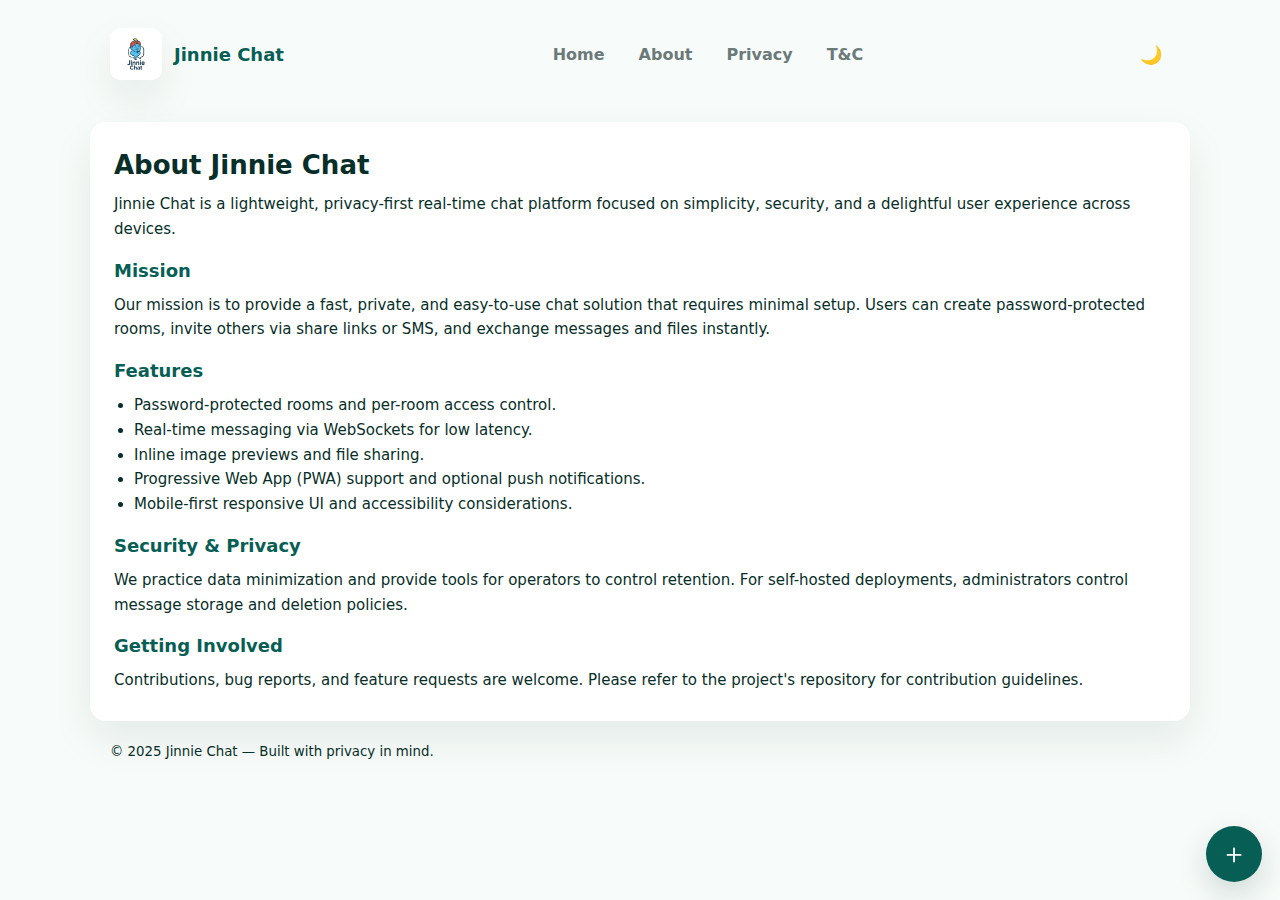
<file: about.html>
<!doctype html>
<html lang="en">
<head>
  <meta charset="utf-8">
  <meta name="viewport" content="width=device-width,initial-scale=1,viewport-fit=cover">
  <title>About — Jinnie Chat</title>
  <link rel="icon" href="jinnie-chats.png">
  <link rel="stylesheet" href="site-style.css">
</head>
<body>

<header class="site-header">
  <div class="wrap header-inner">
    <a class="brand" href="index.html"><img src="jinnie-chats.png" alt="Jinnie Chat" class="logo"> <span>Jinnie Chat</span></a>

    <nav class="nav-links" id="navMenu">
      <a href="index.html">Home</a>
      <a href="about.html">About</a>
      <a href="privacy.html">Privacy</a>
      <a href="terms.html">T&C</a>
    </nav>

    <div class="header-actions">
      <button id="themeToggle" class="btn-ghost" aria-label="Toggle theme">🌙</button>
      <div class="hamburger" id="hamburgerBtn" aria-label="Open menu" role="button" tabindex="0">
        <span></span><span></span><span></span>
      </div>
    </div>
  </div>
</header>

<aside id="sideDrawer" class="side-drawer" aria-hidden="true">
  <div class="drawer-header">
    <strong>Menu</strong>
    <button id="closeDrawer" aria-label="Close drawer">✕</button>
  </div>
  <nav class="drawer-nav">
    <a href="index.html">Home</a>
    <a href="about.html">About</a>
    <a href="privacy.html">Privacy</a>
    <a href="terms.html">Terms &amp; Conditions</a>
  </nav>
  <div class="drawer-foot">
    <button id="downloadApp" class="btn small">Download App</button>
    <button id="useOnline" class="btn outline">Use Online</button>
  </div>
</aside>

<div id="quickMenu" class="quick-menu" aria-hidden="false">
  <button id="quickFab" class="fab" aria-label="Quick menu">＋</button>
  <div id="quickList" class="quick-list hidden" role="menu" aria-hidden="true">
    <button class="quick-item" id="quickInvite">Invite</button>
    <button class="quick-item" id="quickDownload">Download</button>
    <button class="quick-item" id="quickContact">Contact</button>
  </div>
</div>

<main class="wrap content" id="mainContent">
  <h1>About Jinnie Chat</h1>
  <p class="lead">Jinnie Chat is a lightweight, privacy-first real-time chat platform focused on simplicity, security, and a delightful user experience across devices.</p>

  <section>
    <h2>Mission</h2>
    <p>Our mission is to provide a fast, private, and easy-to-use chat solution that requires minimal setup. Users can create password-protected rooms, invite others via share links or SMS, and exchange messages and files instantly.</p>
  </section>

  <section>
    <h2>Features</h2>
    <ul>
      <li>Password-protected rooms and per-room access control.</li>
      <li>Real-time messaging via WebSockets for low latency.</li>
      <li>Inline image previews and file sharing.</li>
      <li>Progressive Web App (PWA) support and optional push notifications.</li>
      <li>Mobile-first responsive UI and accessibility considerations.</li>
    </ul>
  </section>

  <section>
    <h2>Security &amp; Privacy</h2>
    <p>We practice data minimization and provide tools for operators to control retention. For self-hosted deployments, administrators control message storage and deletion policies.</p>
  </section>

  <section>
    <h2>Getting Involved</h2>
    <p>Contributions, bug reports, and feature requests are welcome. Please refer to the project's repository for contribution guidelines.</p>
  </section>
</main>

<footer class="site-footer">
  <div class="wrap">
    <small>© 2025 Jinnie Chat — Built with privacy in mind.</small>
  </div>
</footer>

<script src="site-script.js"></script>
</body>
</html>
</file>
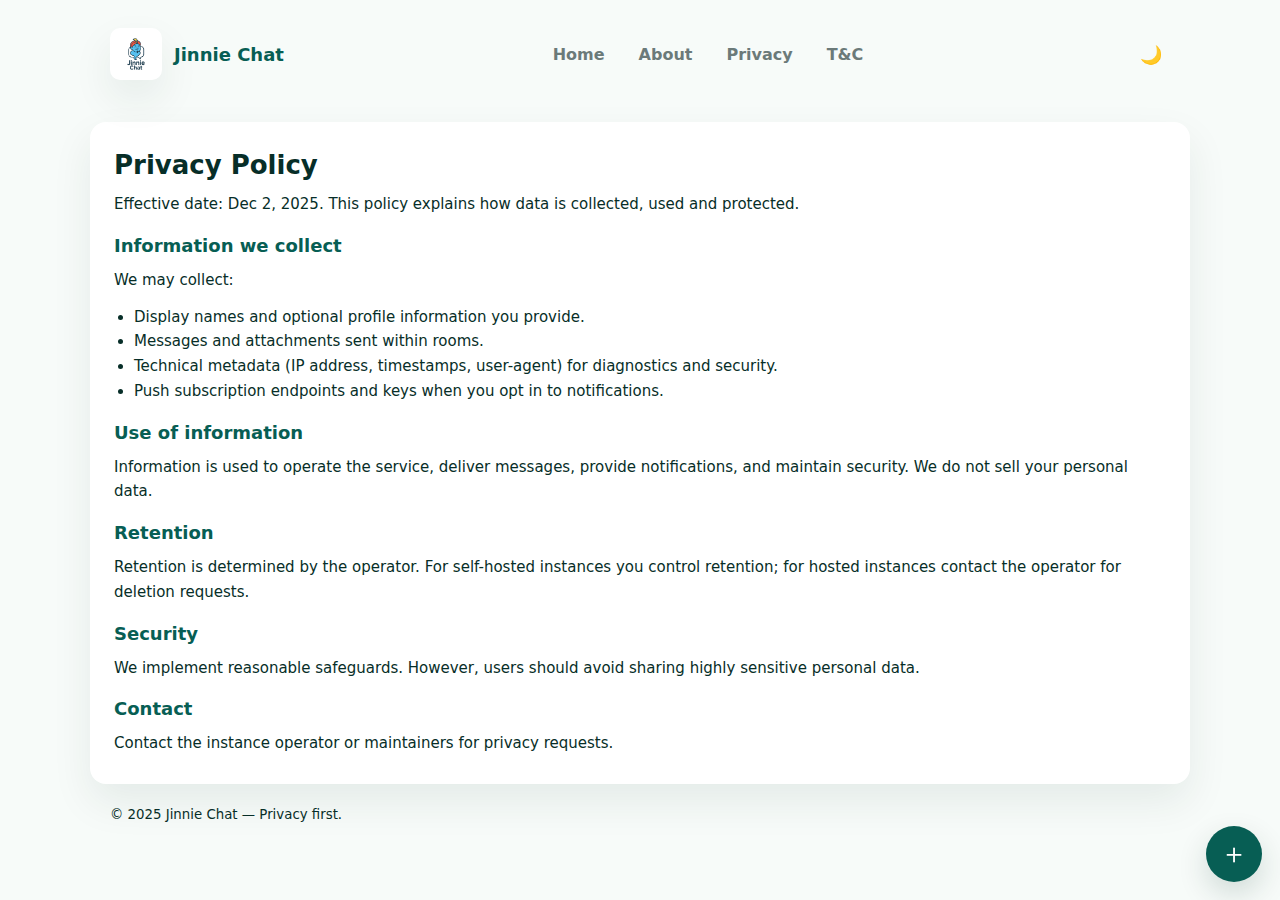
<file: privacy.html>
<!doctype html>
<html lang="en">
<head>
  <meta charset="utf-8">
  <meta name="viewport" content="width=device-width,initial-scale=1,viewport-fit=cover">
  <title>Privacy Policy — Jinnie Chat</title>
  <link rel="icon" href="jinnie-chats.png">
  <link rel="stylesheet" href="site-style.css">
</head>
<body>

<header class="site-header">
  <div class="wrap header-inner">
    <a class="brand" href="index.html"><img src="jinnie-chats.png" alt="Jinnie Chat" class="logo"> <span>Jinnie Chat</span></a>

    <nav class="nav-links" id="navMenu">
      <a href="index.html">Home</a>
      <a href="about.html">About</a>
      <a href="privacy.html">Privacy</a>
      <a href="terms.html">T&C</a>
    </nav>

    <div class="header-actions">
      <button id="themeToggle" class="btn-ghost" aria-label="Toggle theme">🌙</button>
      <div class="hamburger" id="hamburgerBtn" aria-label="Open menu" role="button" tabindex="0">
        <span></span><span></span><span></span>
      </div>
    </div>
  </div>
</header>

<aside id="sideDrawer" class="side-drawer" aria-hidden="true">
  <div class="drawer-header">
    <strong>Menu</strong>
    <button id="closeDrawer" aria-label="Close drawer">✕</button>
  </div>
  <nav class="drawer-nav">
    <a href="index.html">Home</a>
    <a href="about.html">About</a>
    <a href="privacy.html">Privacy</a>
    <a href="terms.html">Terms &amp; Conditions</a>
  </nav>
  <div class="drawer-foot">
    <button id="downloadApp" class="btn small">Download App</button>
    <button id="useOnline" class="btn outline">Use Online</button>
  </div>
</aside>

<div id="quickMenu" class="quick-menu" aria-hidden="false">
  <button id="quickFab" class="fab" aria-label="Quick menu">＋</button>
  <div id="quickList" class="quick-list hidden" role="menu" aria-hidden="true">
    <button class="quick-item" id="quickInvite">Invite</button>
    <button class="quick-item" id="quickDownload">Download</button>
    <button class="quick-item" id="quickContact">Contact</button>
  </div>
</div>

<main class="wrap content" id="mainContent">
  <h1>Privacy Policy</h1>
  <p class="lead">Effective date: Dec 2, 2025. This policy explains how data is collected, used and protected.</p>

  <section>
    <h2>Information we collect</h2>
    <p>We may collect:</p>
    <ul>
      <li>Display names and optional profile information you provide.</li>
      <li>Messages and attachments sent within rooms.</li>
      <li>Technical metadata (IP address, timestamps, user-agent) for diagnostics and security.</li>
      <li>Push subscription endpoints and keys when you opt in to notifications.</li>
    </ul>
  </section>

  <section>
    <h2>Use of information</h2>
    <p>Information is used to operate the service, deliver messages, provide notifications, and maintain security. We do not sell your personal data.</p>
  </section>

  <section>
    <h2>Retention</h2>
    <p>Retention is determined by the operator. For self-hosted instances you control retention; for hosted instances contact the operator for deletion requests.</p>
  </section>

  <section>
    <h2>Security</h2>
    <p>We implement reasonable safeguards. However, users should avoid sharing highly sensitive personal data.</p>
  </section>

  <section>
    <h2>Contact</h2>
    <p>Contact the instance operator or maintainers for privacy requests.</p>
  </section>
</main>

<footer class="site-footer">
  <div class="wrap">
    <small>© 2025 Jinnie Chat — Privacy first.</small>
  </div>
</footer>

<script src="site-script.js"></script>
</body>
</html>
</file>
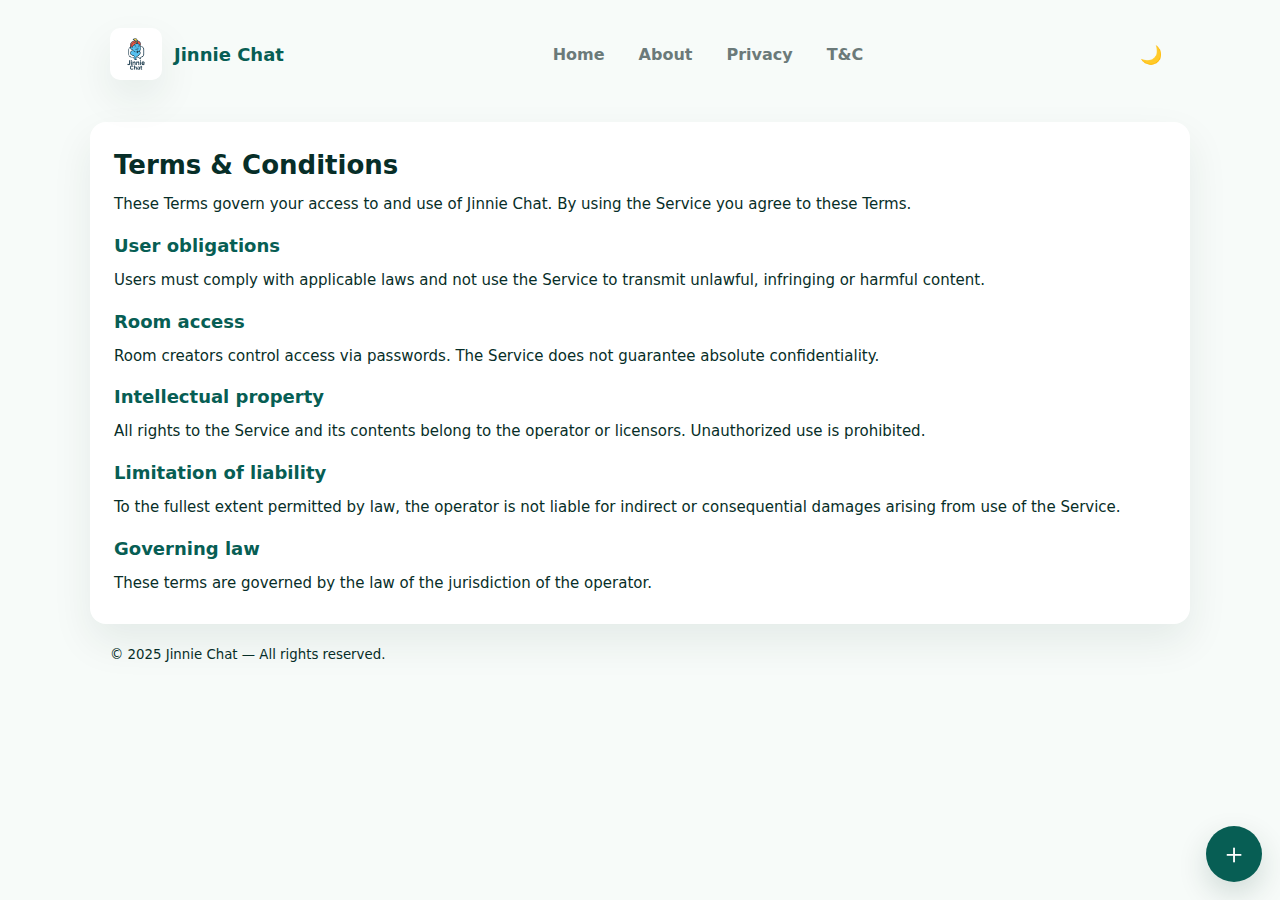
<file: terms.html>
<!doctype html>
<html lang="en">
<head>
  <meta charset="utf-8">
  <meta name="viewport" content="width=device-width,initial-scale=1,viewport-fit=cover">
  <title>Terms &amp; Conditions — Jinnie Chat</title>
  <link rel="icon" href="jinnie-chats.png">
  <link rel="stylesheet" href="site-style.css">
</head>
<body>

<header class="site-header">
  <div class="wrap header-inner">
    <a class="brand" href="index.html"><img src="jinnie-chats.png" alt="Jinnie Chat" class="logo"> <span>Jinnie Chat</span></a>

    <nav class="nav-links" id="navMenu">
      <a href="index.html">Home</a>
      <a href="about.html">About</a>
      <a href="privacy.html">Privacy</a>
      <a href="terms.html">T&C</a>
    </nav>

    <div class="header-actions">
      <button id="themeToggle" class="btn-ghost" aria-label="Toggle theme">🌙</button>
      <div class="hamburger" id="hamburgerBtn" aria-label="Open menu" role="button" tabindex="0">
        <span></span><span></span><span></span>
      </div>
    </div>
  </div>
</header>

<aside id="sideDrawer" class="side-drawer" aria-hidden="true">
  <div class="drawer-header">
    <strong>Menu</strong>
    <button id="closeDrawer" aria-label="Close drawer">✕</button>
  </div>
  <nav class="drawer-nav">
    <a href="index.html">Home</a>
    <a href="about.html">About</a>
    <a href="privacy.html">Privacy</a>
    <a href="terms.html">Terms &amp; Conditions</a>
  </nav>
  <div class="drawer-foot">
    <button id="downloadApp" class="btn small">Download App</button>
    <button id="useOnline" class="btn outline">Use Online</button>
  </div>
</aside>

<div id="quickMenu" class="quick-menu" aria-hidden="false">
  <button id="quickFab" class="fab" aria-label="Quick menu">＋</button>
  <div id="quickList" class="quick-list hidden" role="menu" aria-hidden="true">
    <button class="quick-item" id="quickInvite">Invite</button>
    <button class="quick-item" id="quickDownload">Download</button>
    <button class="quick-item" id="quickContact">Contact</button>
  </div>
</div>

<main class="wrap content" id="mainContent">
  <h1>Terms &amp; Conditions</h1>
  <p class="lead">These Terms govern your access to and use of Jinnie Chat. By using the Service you agree to these Terms.</p>

  <section>
    <h2>User obligations</h2>
    <p>Users must comply with applicable laws and not use the Service to transmit unlawful, infringing or harmful content.</p>
  </section>

  <section>
    <h2>Room access</h2>
    <p>Room creators control access via passwords. The Service does not guarantee absolute confidentiality.</p>
  </section>

  <section>
    <h2>Intellectual property</h2>
    <p>All rights to the Service and its contents belong to the operator or licensors. Unauthorized use is prohibited.</p>
  </section>

  <section>
    <h2>Limitation of liability</h2>
    <p>To the fullest extent permitted by law, the operator is not liable for indirect or consequential damages arising from use of the Service.</p>
  </section>

  <section>
    <h2>Governing law</h2>
    <p>These terms are governed by the law of the jurisdiction of the operator.</p>
  </section>
</main>

<footer class="site-footer">
  <div class="wrap">
    <small>© 2025 Jinnie Chat — All rights reserved.</small>
  </div>
</footer>

<script src="site-script.js"></script>
</body>
</html>
</file>
<file: site-style.css>
/* site-style.css - dark mode, sliding drawer, floating quick menu */

:root{
  --max-width:1100px;
  --accent:#075E54;
  --accent-2:#25D366;
  --muted:#6b7a79;
  --bg:#f7fbf9;
  --card:#ffffff;
  --text:#072e28;
  --shadow: 0 18px 40px rgba(6,48,40,0.08);
}

/* dark mode */
:root.dark {
  --bg: #07120f;
  --card: #081514;
  --text: #e6f8f4;
  --muted: #9fbfb3;
  --accent: #25D366;
  --shadow: 0 18px 40px rgba(0,0,0,0.6);
}

*{box-sizing:border-box;margin:0;padding:0;font-family:Inter,system-ui,-apple-system,'Segoe UI',Roboto,Arial;}
html,body{height:100%;background:var(--bg);color:var(--text);-webkit-font-smoothing:antialiased;}
.wrap{max-width:var(--max-width);margin:0 auto;padding:20px;}

/* header */
.site-header{position:sticky;top:0;z-index:120;background:transparent;padding:8px 0;}
.header-inner{display:flex;align-items:center;justify-content:space-between;gap:12px;}
.brand{display:flex;gap:12px;align-items:center;color:var(--accent);font-weight:800;font-size:18px;text-decoration:none;}
.logo{width:52px;height:52px;object-fit:contain;border-radius:10px;background:var(--card);padding:8px;box-shadow:var(--shadow);}
.nav-links{display:flex;gap:14px;align-items:center;}
.nav-links a{color:var(--muted);text-decoration:none;padding:8px 10px;border-radius:10px;font-weight:600;}
.nav-links a:hover{color:var(--accent);background:rgba(7,94,84,0.04);}

.header-actions{display:flex;align-items:center;gap:8px;}
.btn-ghost{background:transparent;border:none;font-size:18px;cursor:pointer;padding:6px 8px;border-radius:8px;color:var(--muted);}
.btn{background:var(--accent);color:#fff;border:none;padding:10px 12px;border-radius:10px;cursor:pointer;}
.btn.outline{background:transparent;border:1px solid rgba(7,94,84,0.08);color:var(--accent);}

/* main content */
.content{padding:28px 24px;background:var(--card);margin-top:14px;border-radius:16px;box-shadow:var(--shadow);}
.content h1{font-size:26px;margin-bottom:10px;color:var(--text);}
.lead{color:var(--muted);margin-bottom:18px;font-size:15px;}
.content h2{margin-top:18px;color:var(--accent);font-size:18px;}
.content p,.content ul{color:var(--text);line-height:1.65;margin-top:12px;font-size:15px;}
.content ul{padding-left:20px;}

/* drawer */
.side-drawer{position:fixed;top:0;right:-380px;width:320px;height:100%;background:var(--card);box-shadow:-20px 0 40px rgba(0,0,0,0.12);transition:right .32s cubic-bezier(.2,.9,.2,1);z-index:250;padding:18px;display:flex;flex-direction:column;}
.side-drawer.open{right:0;}
.drawer-header{display:flex;justify-content:space-between;align-items:center;margin-bottom:12px;}
.drawer-nav{display:flex;flex-direction:column;gap:10px;margin-top:8px;}
.drawer-nav a{padding:10px;border-radius:8px;color:var(--text);text-decoration:none;}
.drawer-foot{margin-top:auto;display:flex;gap:8px;align-items:center;}
#closeDrawer{background:transparent;border:none;font-size:18px;cursor:pointer;color:var(--muted);}

/* hamburger */
.hamburger{display:none;gap:5px;flex-direction:column;cursor:pointer;padding:8px;}
.hamburger span{width:28px;height:3px;background:var(--text);border-radius:4px;transition:all .25s ease;}
.hamburger.active span:nth-child(1){transform:translateY(7px) rotate(45deg);}
.hamburger.active span:nth-child(2){opacity:0;transform:scaleX(.2);}
.hamburger.active span:nth-child(3){transform:translateY(-7px) rotate(-45deg);}

/* quick menu (floating) */
.quick-menu{position:fixed;right:18px;bottom:18px;z-index:400;display:flex;align-items:flex-end;flex-direction:column;gap:12px;}
.fab{width:56px;height:56px;border-radius:50%;background:var(--accent);color:#fff;border:none;font-size:28px;cursor:pointer;box-shadow:0 12px 30px rgba(6,48,40,0.16);}
.quick-list{display:flex;flex-direction:column;gap:8px;margin-bottom:8px;}
.quick-list.hidden{display:none;}
.quick-item{background:var(--card);border:1px solid rgba(0,0,0,0.06);padding:8px 12px;border-radius:10px;cursor:pointer;font-weight:700;color:var(--text);box-shadow:var(--shadow);}

/* responsive */
@media (max-width:880px){
  .nav-links{display:none;}
  .hamburger{display:flex;}
  .logo{width:44px;height:44px;}
  .side-drawer{width:86%;right:-100%;}
  .side-drawer.open{right:0;}
  .wrap{padding:14px;}
}

/* small utility */
.hidden{display:none;}
</file>
